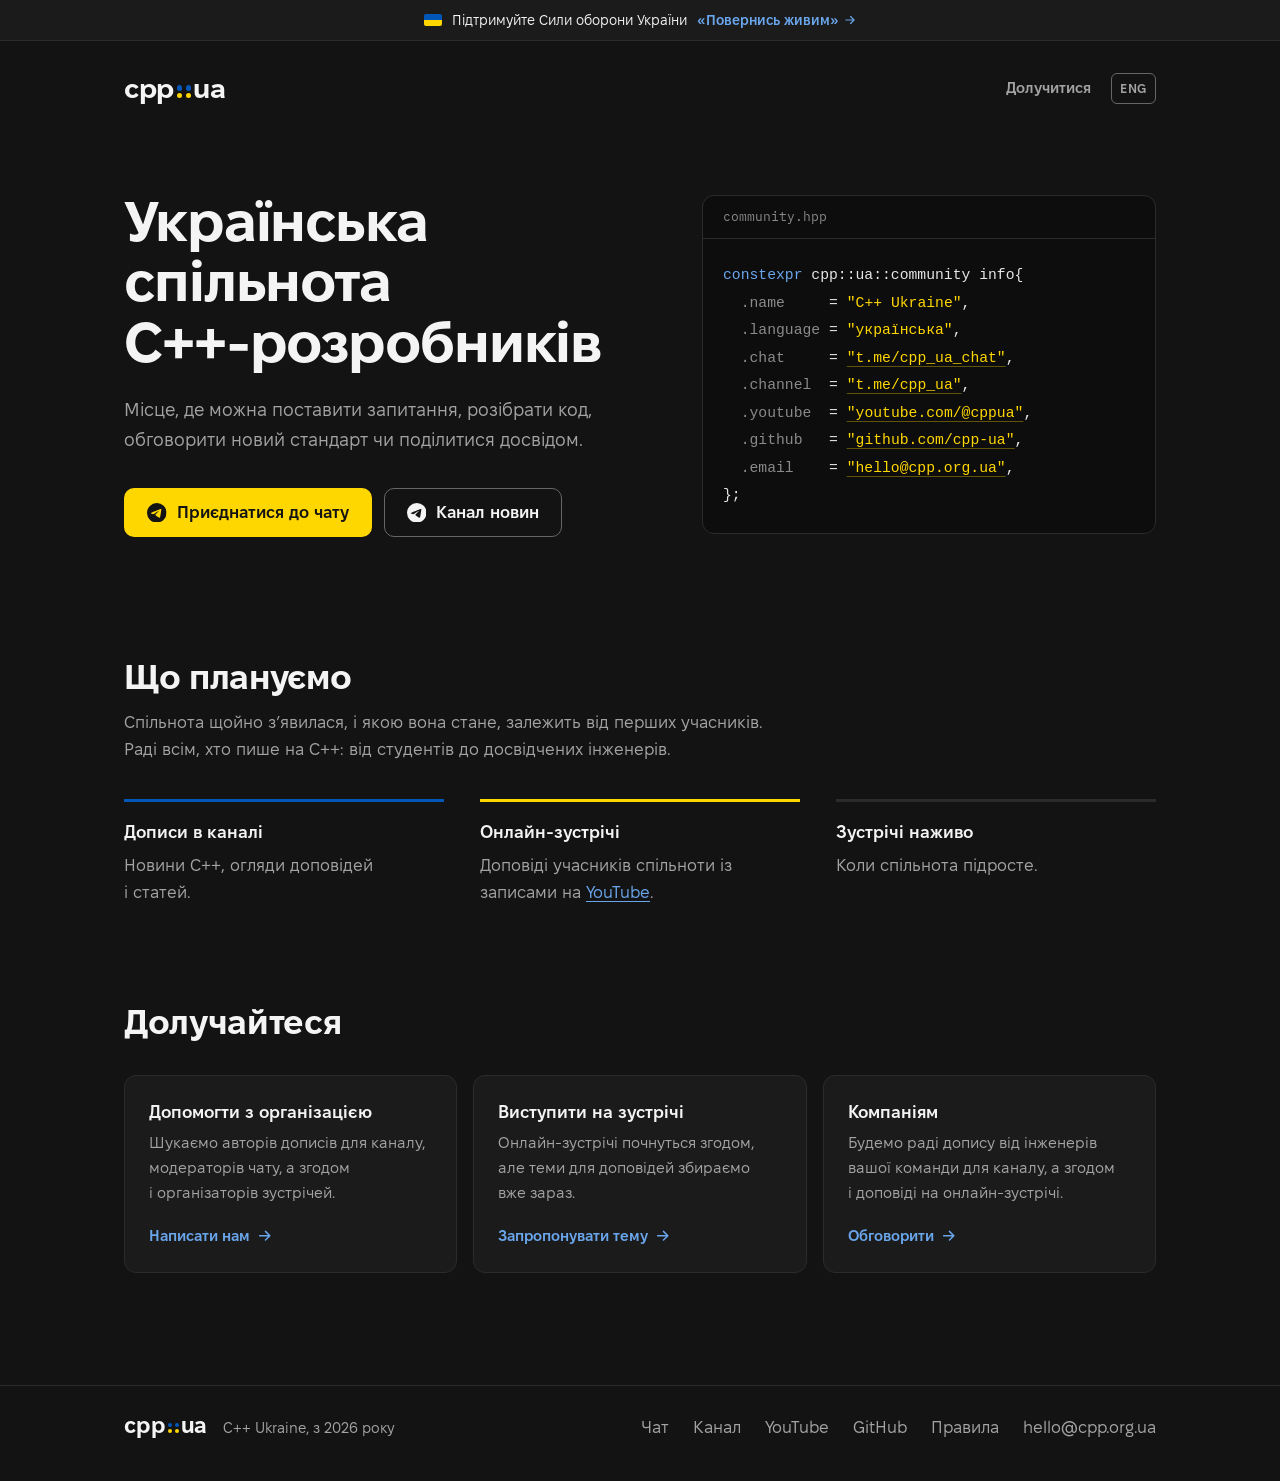
<file: index.html>
<!doctype html>
<html lang="uk">
<head>
  <meta charset="utf-8">
  <meta name="viewport" content="width=device-width, initial-scale=1">
  <title>C++ Ukraine — українська спільнота C++-розробників</title>
  <meta name="description" content="Спільнота для тих, хто пише на C++ і хоче говорити про це українською: чат, канал новин, зустрічі з доповідями.">
  <link rel="canonical" href="https://cpp.org.ua/">
  <link rel="alternate" hreflang="uk" href="https://cpp.org.ua/">
  <link rel="alternate" hreflang="en" href="https://cpp.org.ua/en/">
  <link rel="alternate" hreflang="x-default" href="https://cpp.org.ua/">
  <meta name="theme-color" content="#131313">

  <meta property="og:type" content="website">
  <meta property="og:locale" content="uk_UA">
  <meta property="og:locale:alternate" content="en_US">
  <meta property="og:site_name" content="C++ Ukraine">
  <meta property="og:title" content="C++ Ukraine — українська спільнота C++-розробників">
  <meta property="og:description" content="Для тих, хто пише на C++ і хоче говорити про це українською.">
  <meta property="og:url" content="https://cpp.org.ua/">
  <meta property="og:image" content="https://cpp.org.ua/og.png">
  <meta property="og:image:width" content="1200">
  <meta property="og:image:height" content="630">
  <meta property="og:image:alt" content="Логотип cpp::ua і напис «Українська спільнота C++-розробників»">
  <meta name="twitter:card" content="summary_large_image">

  <link rel="icon" href="favicon.svg" type="image/svg+xml">
  <link rel="icon" href="favicon-32.png" type="image/png" sizes="32x32">
  <link rel="apple-touch-icon" href="apple-touch-icon.png">

  <link rel="preload" href="fonts/FixelText-Regular.woff2" as="font" type="font/woff2" crossorigin>
  <link rel="preload" href="fonts/FixelDisplay-Bold.woff2" as="font" type="font/woff2" crossorigin>
  <link rel="stylesheet" href="styles.css">

  <script type="application/ld+json">
  {
    "@context": "https://schema.org",
    "@type": "Organization",
    "name": "C++ Ukraine",
    "alternateName": "cpp::ua",
    "url": "https://cpp.org.ua/",
    "logo": "https://cpp.org.ua/logo.png",
    "email": "hello@cpp.org.ua",
    "sameAs": [
      "https://t.me/cpp_ua",
      "https://t.me/cpp_ua_chat",
      "https://www.youtube.com/@cppua",
      "https://github.com/cpp-ua"
    ]
  }
  </script>
</head>
<body>
  <svg class="sprite" aria-hidden="true">
    <symbol id="i-telegram" viewBox="0 0 24 24"><path fill="currentColor" d="M11.944 0A12 12 0 0 0 0 12a12 12 0 0 0 12 12 12 12 0 0 0 12-12A12 12 0 0 0 12 0a12 12 0 0 0-.056 0zm4.962 7.224c.1-.002.321.023.465.14a.506.506 0 0 1 .171.325c.016.093.036.306.02.472-.18 1.898-.962 6.502-1.36 8.627-.168.9-.499 1.201-.82 1.23-.696.065-1.225-.46-1.9-.902-1.056-.693-1.653-1.124-2.678-1.8-1.185-.78-.417-1.21.258-1.91.177-.184 3.247-2.977 3.307-3.23.007-.032.014-.15-.056-.212s-.174-.041-.249-.024c-.106.024-1.793 1.14-5.061 3.345-.48.33-.913.49-1.302.48-.428-.008-1.252-.241-1.865-.44-.752-.245-1.349-.374-1.297-.789.027-.216.325-.437.893-.663 3.498-1.524 5.83-2.529 6.998-3.014 3.332-1.386 4.025-1.627 4.476-1.635z"/></symbol>
    <symbol id="i-arrow" viewBox="0 0 24 24"><path fill="none" stroke="currentColor" stroke-width="2" stroke-linecap="round" stroke-linejoin="round" d="M5 12h14m-6-6 6 6-6 6"/></symbol>
  </svg>

  <aside class="banner" aria-label="Підтримка Сил оборони України">
    <span class="banner-flag" aria-hidden="true"></span>
    <span>Підтримуйте Сили оборони України</span>
    <a href="https://savelife.in.ua/donate/">«Повернись живим»<svg class="icon" aria-hidden="true"><use href="#i-arrow"/></svg></a>
  </aside>

  <header class="container header">
    <a class="logo" href="./" aria-label="cpp::ua — на головну">cpp<span class="logo-sep" aria-hidden="true"><i></i><i></i><i></i><i></i></span>ua</a>
    <nav class="header-nav">
      <a class="header-link" href="#join">Долучитися</a>
      <a class="lang-switch" href="en/" hreflang="en" lang="en" aria-label="ENG — English version">ENG</a>
    </nav>
  </header>

  <main>
    <section class="container hero">
      <div class="hero-copy">
        <h1>Українська спільнота <span class="nowrap">C++-розробників</span></h1>
        <p class="lead">Місце, де можна поставити запитання, розібрати код, обговорити новий стандарт чи поділитися досвідом.</p>
        <div class="actions">
          <a class="btn btn-primary" href="https://t.me/cpp_ua_chat">
            <svg class="icon" aria-hidden="true"><use href="#i-telegram"/></svg>Приєднатися до чату
          </a>
          <a class="btn btn-secondary" href="https://t.me/cpp_ua">
            <svg class="icon" aria-hidden="true"><use href="#i-telegram"/></svg>Канал новин
          </a>
        </div>
      </div>

      <figure class="card-code">
        <figcaption>community.hpp</figcaption>
<pre><code><span class="kw">constexpr</span> cpp::ua::community info{
  <span class="fld">.name</span>     = <span class="str">"C++ Ukraine"</span>,
  <span class="fld">.language</span> = <span class="str">"українська"</span>,
  <span class="fld">.chat</span>     = <a class="str" href="https://t.me/cpp_ua_chat">"t.me/cpp_ua_chat"</a>,
  <span class="fld">.channel</span>  = <a class="str" href="https://t.me/cpp_ua">"t.me/cpp_ua"</a>,
  <span class="fld">.youtube</span>  = <a class="str" href="https://www.youtube.com/@cppua">"youtube.com/@cppua"</a>,
  <span class="fld">.github</span>   = <a class="str" href="https://github.com/cpp-ua">"github.com/cpp-ua"</a>,
  <span class="fld">.email</span>    = <a class="str" href="mailto:hello@cpp.org.ua">"hello@cpp.org.ua"</a>,
};</code></pre>
      </figure>
    </section>

    <section class="container block" aria-labelledby="plans-title">
      <h2 id="plans-title">Що плануємо</h2>
      <p class="block-lead">Спільнота щойно з’явилася, і&nbsp;якою вона стане, залежить від перших учасників.<br>Раді всім, хто пише на C++: від студентів до досвідчених інженерів.</p>
      <div class="columns">
        <div class="column">
          <h3>Дописи в&nbsp;каналі</h3>
          <p>Новини C++, огляди доповідей і&nbsp;статей.</p>
        </div>
        <div class="column">
          <h3>Онлайн-зустрічі</h3>
          <p>Доповіді учасників спільноти із записами на <a href="https://www.youtube.com/@cppua">YouTube</a>.</p>
        </div>
        <div class="column">
          <h3>Зустрічі наживо</h3>
          <p>Коли спільнота підросте.</p>
        </div>
      </div>
    </section>

    <section class="container block" id="join" aria-labelledby="join-title">
      <h2 id="join-title">Долучайтеся</h2>
      <div class="cards">
        <div class="card">
          <h3>Допомогти з&nbsp;організацією</h3>
          <p>Шукаємо авторів дописів для каналу, модераторів чату, а&nbsp;згодом і&nbsp;організаторів зустрічей.</p>
          <a class="card-link" href="mailto:hello@cpp.org.ua?subject=%D0%A5%D0%BE%D1%87%D1%83%20%D0%B4%D0%BE%D0%BF%D0%BE%D0%BC%D0%BE%D0%B3%D1%82%D0%B8">Написати нам<svg class="icon" aria-hidden="true"><use href="#i-arrow"/></svg></a>
        </div>
        <div class="card">
          <h3>Виступити на зустрічі</h3>
          <p>Онлайн-зустрічі почнуться згодом, але теми для доповідей збираємо вже зараз.</p>
          <a class="card-link" href="mailto:hello@cpp.org.ua?subject=%D0%94%D0%BE%D0%BF%D0%BE%D0%B2%D1%96%D0%B4%D1%8C">Запропонувати тему<svg class="icon" aria-hidden="true"><use href="#i-arrow"/></svg></a>
        </div>
        <div class="card">
          <h3>Компаніям</h3>
          <p>Будемо раді допису від інженерів вашої команди для каналу, а&nbsp;згодом і&nbsp;доповіді на&nbsp;онлайн-зустрічі.</p>
          <a class="card-link" href="mailto:hello@cpp.org.ua?subject=%D0%A1%D0%BF%D1%96%D0%B2%D0%BF%D1%80%D0%B0%D1%86%D1%8F">Обговорити<svg class="icon" aria-hidden="true"><use href="#i-arrow"/></svg></a>
        </div>
      </div>
    </section>
  </main>

  <footer class="footer">
    <div class="container footer-row">
      <div class="footer-brand">
        <a class="logo logo-small" href="./" aria-label="cpp::ua — на головну">cpp<span class="logo-sep" aria-hidden="true"><i></i><i></i><i></i><i></i></span>ua</a>
        <span>C++ Ukraine, з&nbsp;2026 року</span>
      </div>
      <ul class="footer-links">
        <li><a href="https://t.me/cpp_ua_chat">Чат</a></li>
        <li><a href="https://t.me/cpp_ua">Канал</a></li>
        <li><a href="https://www.youtube.com/@cppua">YouTube</a></li>
        <li><a href="https://github.com/cpp-ua">GitHub</a></li>
        <li><a href="rules/">Правила</a></li>
        <li><a href="mailto:hello@cpp.org.ua">hello@cpp.org.ua</a></li>
      </ul>
    </div>
  </footer>
</body>
</html>
</file>
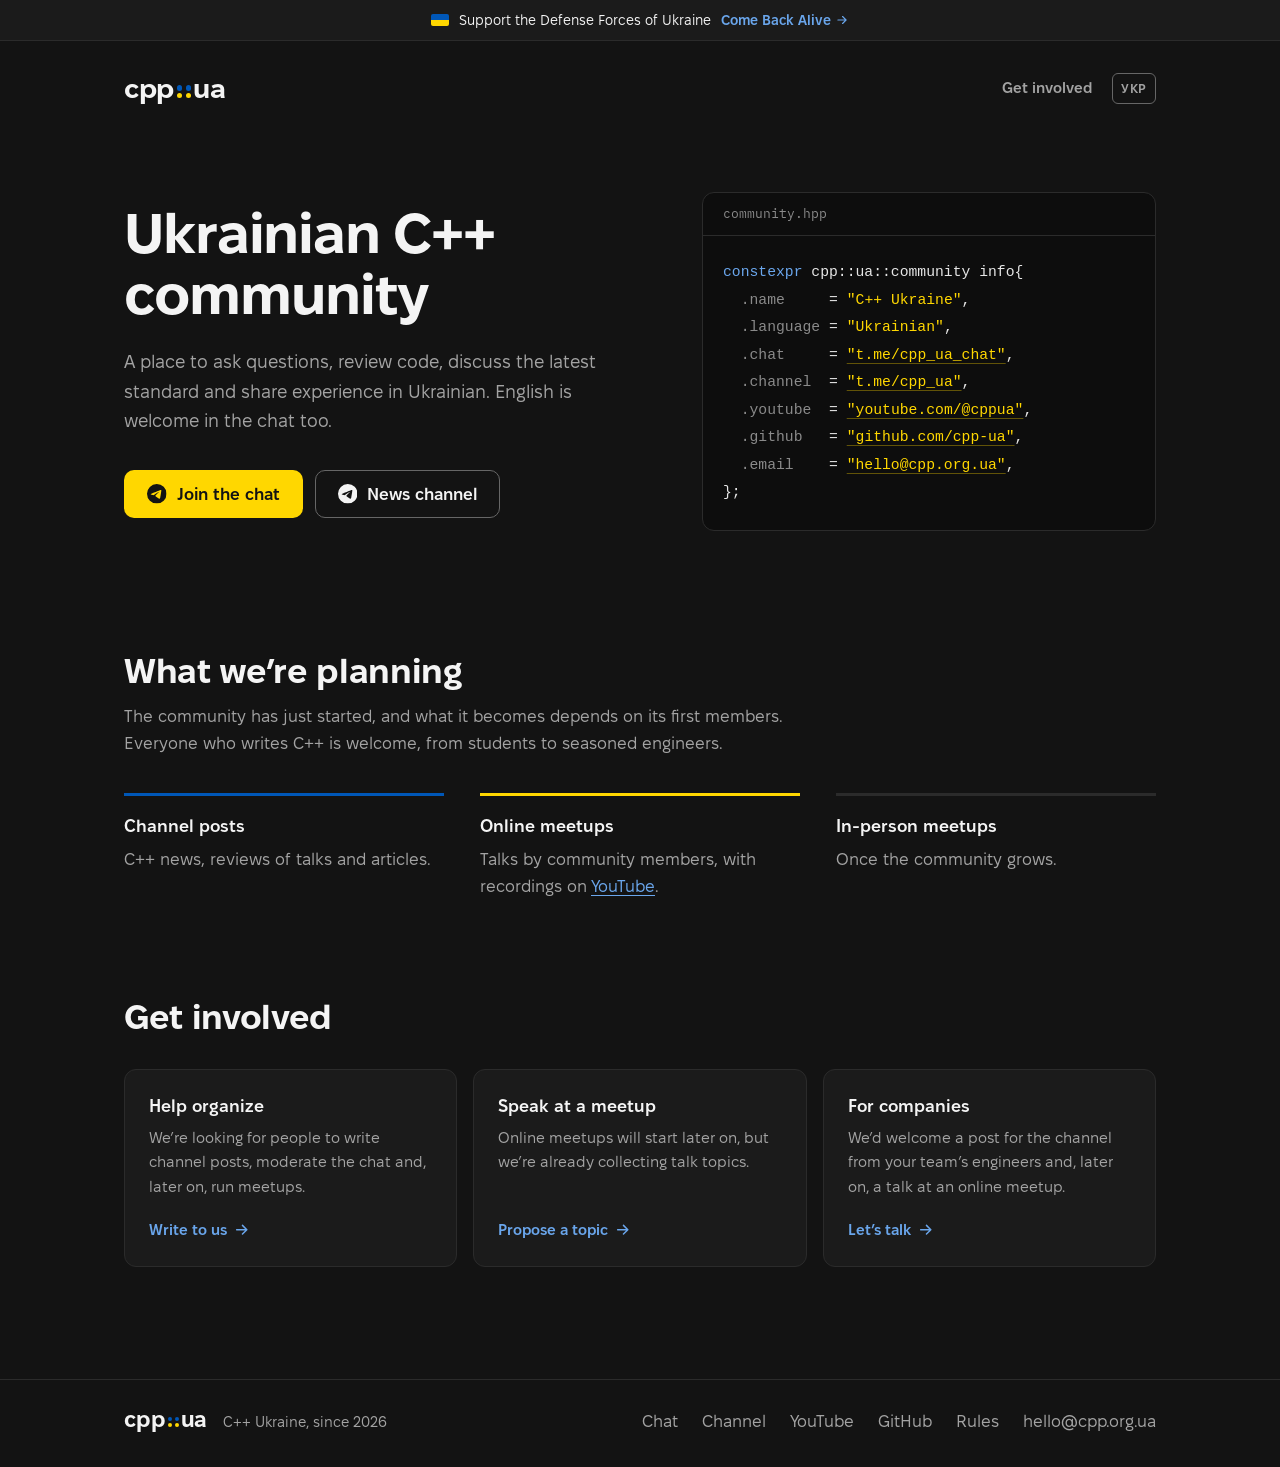
<file: en/index.html>
<!doctype html>
<html lang="en">
<head>
  <meta charset="utf-8">
  <meta name="viewport" content="width=device-width, initial-scale=1">
  <title>C++ Ukraine — the Ukrainian C++ community</title>
  <meta name="description" content="A community for people who write C++ and want to talk about it in Ukrainian: a chat, a news channel and meetups with talks.">
  <link rel="canonical" href="https://cpp.org.ua/en/">
  <link rel="alternate" hreflang="uk" href="https://cpp.org.ua/">
  <link rel="alternate" hreflang="en" href="https://cpp.org.ua/en/">
  <link rel="alternate" hreflang="x-default" href="https://cpp.org.ua/">
  <meta name="theme-color" content="#131313">

  <meta property="og:type" content="website">
  <meta property="og:locale" content="en_US">
  <meta property="og:locale:alternate" content="uk_UA">
  <meta property="og:site_name" content="C++ Ukraine">
  <meta property="og:title" content="C++ Ukraine — the Ukrainian C++ community">
  <meta property="og:description" content="For people who write C++ and want to talk about it in Ukrainian.">
  <meta property="og:url" content="https://cpp.org.ua/en/">
  <meta property="og:image" content="https://cpp.org.ua/og-en.png">
  <meta property="og:image:width" content="1200">
  <meta property="og:image:height" content="630">
  <meta property="og:image:alt" content="The cpp::ua logo and the words “Ukrainian C++ community”">
  <meta name="twitter:card" content="summary_large_image">

  <link rel="icon" href="../favicon.svg" type="image/svg+xml">
  <link rel="icon" href="../favicon-32.png" type="image/png" sizes="32x32">
  <link rel="apple-touch-icon" href="../apple-touch-icon.png">

  <link rel="preload" href="../fonts/FixelText-Regular.woff2" as="font" type="font/woff2" crossorigin>
  <link rel="preload" href="../fonts/FixelDisplay-Bold.woff2" as="font" type="font/woff2" crossorigin>
  <link rel="stylesheet" href="../styles.css">
</head>
<body>
  <svg class="sprite" aria-hidden="true">
    <symbol id="i-telegram" viewBox="0 0 24 24"><path fill="currentColor" d="M11.944 0A12 12 0 0 0 0 12a12 12 0 0 0 12 12 12 12 0 0 0 12-12A12 12 0 0 0 12 0a12 12 0 0 0-.056 0zm4.962 7.224c.1-.002.321.023.465.14a.506.506 0 0 1 .171.325c.016.093.036.306.02.472-.18 1.898-.962 6.502-1.36 8.627-.168.9-.499 1.201-.82 1.23-.696.065-1.225-.46-1.9-.902-1.056-.693-1.653-1.124-2.678-1.8-1.185-.78-.417-1.21.258-1.91.177-.184 3.247-2.977 3.307-3.23.007-.032.014-.15-.056-.212s-.174-.041-.249-.024c-.106.024-1.793 1.14-5.061 3.345-.48.33-.913.49-1.302.48-.428-.008-1.252-.241-1.865-.44-.752-.245-1.349-.374-1.297-.789.027-.216.325-.437.893-.663 3.498-1.524 5.83-2.529 6.998-3.014 3.332-1.386 4.025-1.627 4.476-1.635z"/></symbol>
    <symbol id="i-arrow" viewBox="0 0 24 24"><path fill="none" stroke="currentColor" stroke-width="2" stroke-linecap="round" stroke-linejoin="round" d="M5 12h14m-6-6 6 6-6 6"/></symbol>
  </svg>

  <aside class="banner" aria-label="Support for the Defense Forces of Ukraine">
    <span class="banner-flag" aria-hidden="true"></span>
    <span>Support the Defense Forces of Ukraine</span>
    <a href="https://savelife.in.ua/en/donate-en/">Come Back Alive<svg class="icon" aria-hidden="true"><use href="#i-arrow"/></svg></a>
  </aside>

  <header class="container header">
    <a class="logo" href="./" aria-label="cpp::ua — home">cpp<span class="logo-sep" aria-hidden="true"><i></i><i></i><i></i><i></i></span>ua</a>
    <nav class="header-nav">
      <a class="header-link" href="#join">Get involved</a>
      <a class="lang-switch" href="../" hreflang="uk" lang="uk" aria-label="УКР — українська версія">УКР</a>
    </nav>
  </header>

  <main>
    <section class="container hero">
      <div class="hero-copy">
        <h1>Ukrainian C++ community</h1>
        <p class="lead">A place to ask questions, review code, discuss the latest standard and share experience in Ukrainian. English is welcome in the chat too.</p>
        <div class="actions">
          <a class="btn btn-primary" href="https://t.me/cpp_ua_chat">
            <svg class="icon" aria-hidden="true"><use href="#i-telegram"/></svg>Join the chat
          </a>
          <a class="btn btn-secondary" href="https://t.me/cpp_ua">
            <svg class="icon" aria-hidden="true"><use href="#i-telegram"/></svg>News channel
          </a>
        </div>
      </div>

      <figure class="card-code">
        <figcaption>community.hpp</figcaption>
<pre><code><span class="kw">constexpr</span> cpp::ua::community info{
  <span class="fld">.name</span>     = <span class="str">"C++ Ukraine"</span>,
  <span class="fld">.language</span> = <span class="str">"Ukrainian"</span>,
  <span class="fld">.chat</span>     = <a class="str" href="https://t.me/cpp_ua_chat">"t.me/cpp_ua_chat"</a>,
  <span class="fld">.channel</span>  = <a class="str" href="https://t.me/cpp_ua">"t.me/cpp_ua"</a>,
  <span class="fld">.youtube</span>  = <a class="str" href="https://www.youtube.com/@cppua">"youtube.com/@cppua"</a>,
  <span class="fld">.github</span>   = <a class="str" href="https://github.com/cpp-ua">"github.com/cpp-ua"</a>,
  <span class="fld">.email</span>    = <a class="str" href="mailto:hello@cpp.org.ua">"hello@cpp.org.ua"</a>,
};</code></pre>
      </figure>
    </section>

    <section class="container block" aria-labelledby="plans-title">
      <h2 id="plans-title">What we’re planning</h2>
      <p class="block-lead">The community has just started, and what it becomes depends on its first members.<br>Everyone who writes C++ is welcome, from students to seasoned engineers.</p>
      <div class="columns">
        <div class="column">
          <h3>Channel posts</h3>
          <p>C++ news, reviews of talks and articles.</p>
        </div>
        <div class="column">
          <h3>Online meetups</h3>
          <p>Talks by community members, with recordings on <a href="https://www.youtube.com/@cppua">YouTube</a>.</p>
        </div>
        <div class="column">
          <h3>In-person meetups</h3>
          <p>Once the community grows.</p>
        </div>
      </div>
    </section>

    <section class="container block" id="join" aria-labelledby="join-title">
      <h2 id="join-title">Get involved</h2>
      <div class="cards">
        <div class="card">
          <h3>Help organize</h3>
          <p>We’re looking for people to write channel posts, moderate the chat and, later on, run meetups.</p>
          <a class="card-link" href="mailto:hello@cpp.org.ua?subject=I%20want%20to%20help">Write to us<svg class="icon" aria-hidden="true"><use href="#i-arrow"/></svg></a>
        </div>
        <div class="card">
          <h3>Speak at a meetup</h3>
          <p>Online meetups will start later on, but we’re already collecting talk topics.</p>
          <a class="card-link" href="mailto:hello@cpp.org.ua?subject=Talk">Propose a topic<svg class="icon" aria-hidden="true"><use href="#i-arrow"/></svg></a>
        </div>
        <div class="card">
          <h3>For companies</h3>
          <p>We’d welcome a post for the channel from your team’s engineers and, later on, a talk at an online meetup.</p>
          <a class="card-link" href="mailto:hello@cpp.org.ua?subject=Partnership">Let’s talk<svg class="icon" aria-hidden="true"><use href="#i-arrow"/></svg></a>
        </div>
      </div>
    </section>
  </main>

  <footer class="footer">
    <div class="container footer-row">
      <div class="footer-brand">
        <a class="logo logo-small" href="./" aria-label="cpp::ua — home">cpp<span class="logo-sep" aria-hidden="true"><i></i><i></i><i></i><i></i></span>ua</a>
        <span>C++ Ukraine, since 2026</span>
      </div>
      <ul class="footer-links">
        <li><a href="https://t.me/cpp_ua_chat">Chat</a></li>
        <li><a href="https://t.me/cpp_ua">Channel</a></li>
        <li><a href="https://www.youtube.com/@cppua">YouTube</a></li>
        <li><a href="https://github.com/cpp-ua">GitHub</a></li>
        <li><a href="rules/">Rules</a></li>
        <li><a href="mailto:hello@cpp.org.ua">hello@cpp.org.ua</a></li>
      </ul>
    </div>
  </footer>
</body>
</html>
</file>
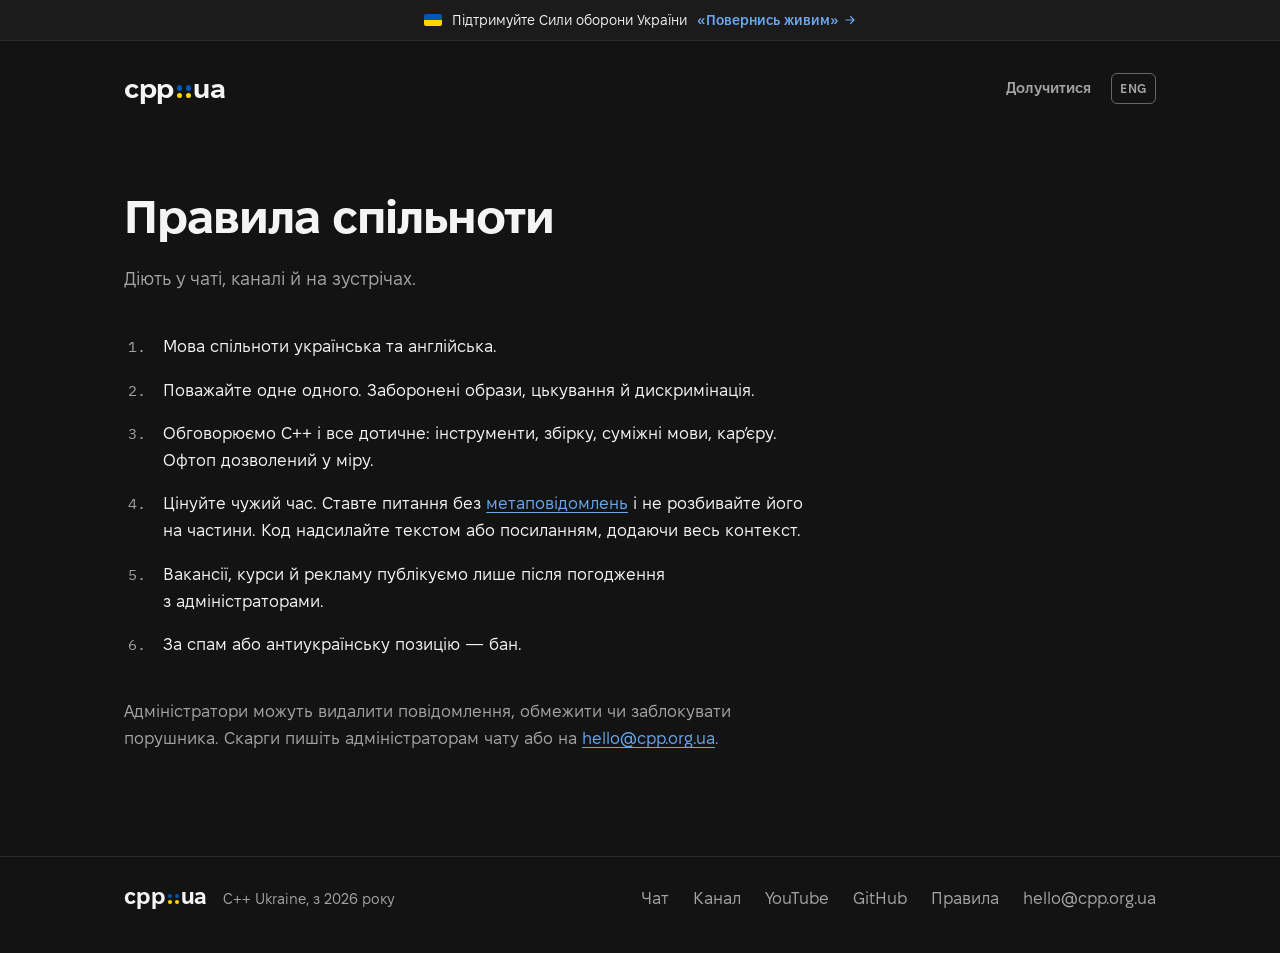
<file: rules/index.html>
<!doctype html>
<html lang="uk">
<head>
  <meta charset="utf-8">
  <meta name="viewport" content="width=device-width, initial-scale=1">
  <title>Правила спільноти — C++ Ukraine</title>
  <meta name="description" content="Правила чату, каналу й зустрічей C++ Ukraine: українська й англійська, повага до інших, без спаму.">
  <link rel="canonical" href="https://cpp.org.ua/rules/">
  <link rel="alternate" hreflang="uk" href="https://cpp.org.ua/rules/">
  <link rel="alternate" hreflang="en" href="https://cpp.org.ua/en/rules/">
  <link rel="alternate" hreflang="x-default" href="https://cpp.org.ua/rules/">
  <meta name="theme-color" content="#131313">

  <meta property="og:type" content="website">
  <meta property="og:locale" content="uk_UA">
  <meta property="og:locale:alternate" content="en_US">
  <meta property="og:site_name" content="C++ Ukraine">
  <meta property="og:title" content="Правила спільноти C++ Ukraine">
  <meta property="og:description" content="Українська й англійська, повага до інших, без спаму.">
  <meta property="og:url" content="https://cpp.org.ua/rules/">
  <meta property="og:image" content="https://cpp.org.ua/og.png">
  <meta property="og:image:width" content="1200">
  <meta property="og:image:height" content="630">
  <meta property="og:image:alt" content="Логотип cpp::ua і напис «Українська спільнота C++-розробників»">
  <meta name="twitter:card" content="summary_large_image">

  <link rel="icon" href="../favicon.svg" type="image/svg+xml">
  <link rel="icon" href="../favicon-32.png" type="image/png" sizes="32x32">
  <link rel="apple-touch-icon" href="../apple-touch-icon.png">

  <link rel="preload" href="../fonts/FixelText-Regular.woff2" as="font" type="font/woff2" crossorigin>
  <link rel="preload" href="../fonts/FixelDisplay-Bold.woff2" as="font" type="font/woff2" crossorigin>
  <link rel="stylesheet" href="../styles.css">
</head>
<body>
  <svg class="sprite" aria-hidden="true">
    <symbol id="i-arrow" viewBox="0 0 24 24"><path fill="none" stroke="currentColor" stroke-width="2" stroke-linecap="round" stroke-linejoin="round" d="M5 12h14m-6-6 6 6-6 6"/></symbol>
  </svg>

  <aside class="banner" aria-label="Підтримка Сил оборони України">
    <span class="banner-flag" aria-hidden="true"></span>
    <span>Підтримуйте Сили оборони України</span>
    <a href="https://savelife.in.ua/donate/">«Повернись живим»<svg class="icon" aria-hidden="true"><use href="#i-arrow"/></svg></a>
  </aside>

  <header class="container header">
    <a class="logo" href="../" aria-label="cpp::ua — на головну">cpp<span class="logo-sep" aria-hidden="true"><i></i><i></i><i></i><i></i></span>ua</a>
    <nav class="header-nav">
      <a class="header-link" href="../#join">Долучитися</a>
      <a class="lang-switch" href="../en/rules/" hreflang="en" lang="en" aria-label="ENG — English version">ENG</a>
    </nav>
  </header>

  <main class="container page">
    <h1>Правила спільноти</h1>
    <p class="lead">Діють у&nbsp;чаті, каналі й&nbsp;на&nbsp;зустрічах.</p>

    <ol class="rules">
      <li>Мова спільноти українська та англійська.</li>
      <li>Поважайте одне одного. Заборонені образи, цькування й&nbsp;дискримінація.</li>
      <li>Обговорюємо C++ і&nbsp;все дотичне: інструменти, збірку, суміжні мови, кар’єру. Офтоп дозволений у&nbsp;міру.</li>
      <li>Цінуйте чужий час. Ставте питання без <a href="https://nometa.xyz/uk.html">метаповідомлень</a> і&nbsp;не&nbsp;розбивайте його на&nbsp;частини. Код надсилайте текстом або посиланням, додаючи весь контекст.</li>
      <li>Вакансії, курси й&nbsp;рекламу публікуємо лише після погодження з&nbsp;адміністраторами.</li>
      <li>За&nbsp;спам або антиукраїнську позицію&nbsp;— бан.</li>
    </ol>

    <p class="page-note">Адміністратори можуть видалити повідомлення, обмежити чи&nbsp;заблокувати порушника. Скарги пишіть адміністраторам чату або на&nbsp;<a href="mailto:hello@cpp.org.ua">hello@cpp.org.ua</a>.</p>
  </main>

  <footer class="footer">
    <div class="container footer-row">
      <div class="footer-brand">
        <a class="logo logo-small" href="../" aria-label="cpp::ua — на головну">cpp<span class="logo-sep" aria-hidden="true"><i></i><i></i><i></i><i></i></span>ua</a>
        <span>C++ Ukraine, з&nbsp;2026 року</span>
      </div>
      <ul class="footer-links">
        <li><a href="https://t.me/cpp_ua_chat">Чат</a></li>
        <li><a href="https://t.me/cpp_ua">Канал</a></li>
        <li><a href="https://www.youtube.com/@cppua">YouTube</a></li>
        <li><a href="https://github.com/cpp-ua">GitHub</a></li>
        <li><a href="./" aria-current="page">Правила</a></li>
        <li><a href="mailto:hello@cpp.org.ua">hello@cpp.org.ua</a></li>
      </ul>
    </div>
  </footer>
</body>
</html>
</file>
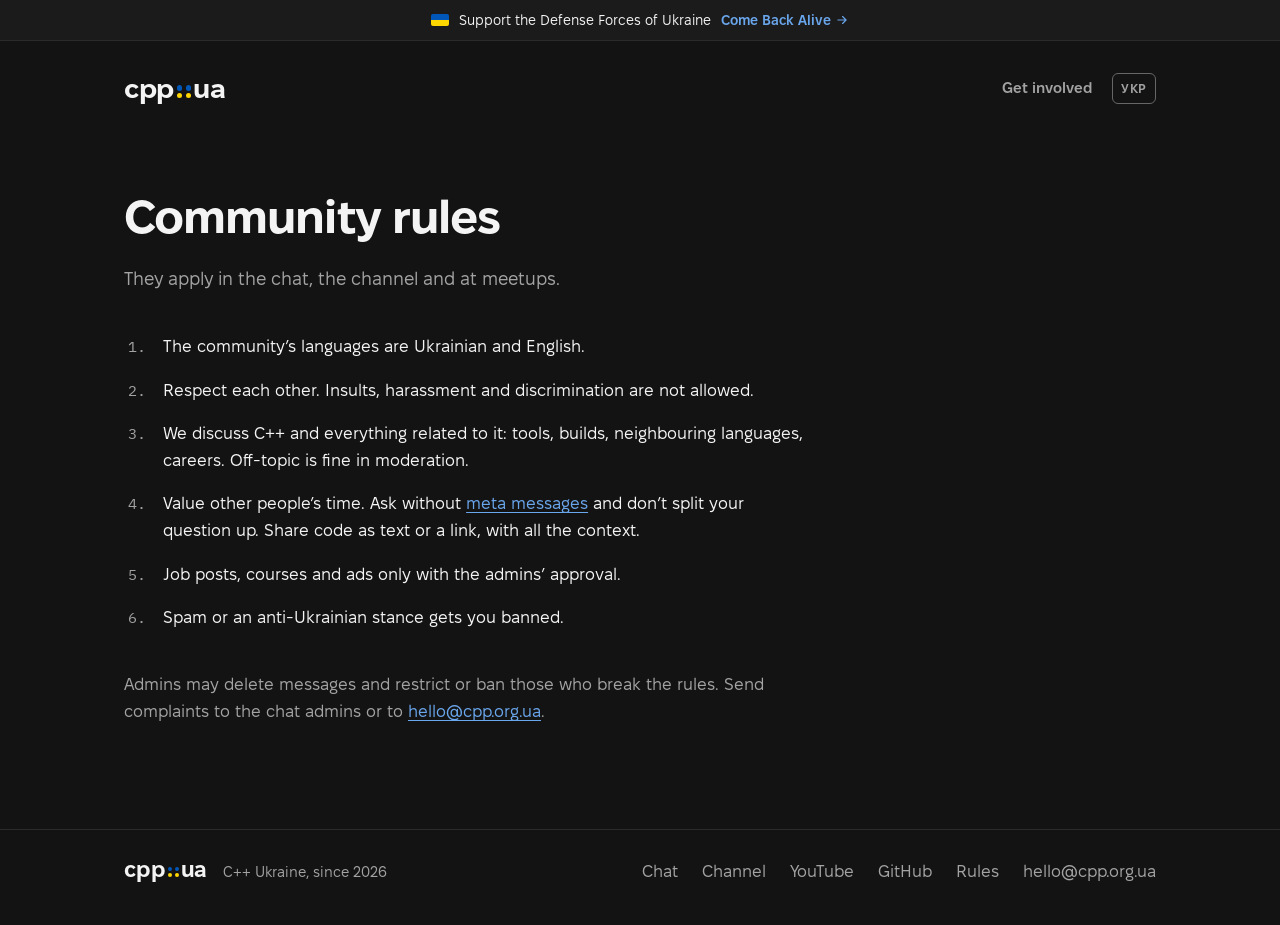
<file: en/rules/index.html>
<!doctype html>
<html lang="en">
<head>
  <meta charset="utf-8">
  <meta name="viewport" content="width=device-width, initial-scale=1">
  <title>Community rules — C++ Ukraine</title>
  <meta name="description" content="Rules for the C++ Ukraine chat, channel and meetups: Ukrainian and English, respect for others, no spam.">
  <link rel="canonical" href="https://cpp.org.ua/en/rules/">
  <link rel="alternate" hreflang="uk" href="https://cpp.org.ua/rules/">
  <link rel="alternate" hreflang="en" href="https://cpp.org.ua/en/rules/">
  <link rel="alternate" hreflang="x-default" href="https://cpp.org.ua/rules/">
  <meta name="theme-color" content="#131313">

  <meta property="og:type" content="website">
  <meta property="og:locale" content="en_US">
  <meta property="og:locale:alternate" content="uk_UA">
  <meta property="og:site_name" content="C++ Ukraine">
  <meta property="og:title" content="C++ Ukraine community rules">
  <meta property="og:description" content="Ukrainian and English, respect for others, no spam.">
  <meta property="og:url" content="https://cpp.org.ua/en/rules/">
  <meta property="og:image" content="https://cpp.org.ua/og-en.png">
  <meta property="og:image:width" content="1200">
  <meta property="og:image:height" content="630">
  <meta property="og:image:alt" content="The cpp::ua logo and the words “Ukrainian C++ community”">
  <meta name="twitter:card" content="summary_large_image">

  <link rel="icon" href="../../favicon.svg" type="image/svg+xml">
  <link rel="icon" href="../../favicon-32.png" type="image/png" sizes="32x32">
  <link rel="apple-touch-icon" href="../../apple-touch-icon.png">

  <link rel="preload" href="../../fonts/FixelText-Regular.woff2" as="font" type="font/woff2" crossorigin>
  <link rel="preload" href="../../fonts/FixelDisplay-Bold.woff2" as="font" type="font/woff2" crossorigin>
  <link rel="stylesheet" href="../../styles.css">
</head>
<body>
  <svg class="sprite" aria-hidden="true">
    <symbol id="i-arrow" viewBox="0 0 24 24"><path fill="none" stroke="currentColor" stroke-width="2" stroke-linecap="round" stroke-linejoin="round" d="M5 12h14m-6-6 6 6-6 6"/></symbol>
  </svg>

  <aside class="banner" aria-label="Support for the Defense Forces of Ukraine">
    <span class="banner-flag" aria-hidden="true"></span>
    <span>Support the Defense Forces of Ukraine</span>
    <a href="https://savelife.in.ua/en/donate-en/">Come Back Alive<svg class="icon" aria-hidden="true"><use href="#i-arrow"/></svg></a>
  </aside>

  <header class="container header">
    <a class="logo" href="../" aria-label="cpp::ua — home">cpp<span class="logo-sep" aria-hidden="true"><i></i><i></i><i></i><i></i></span>ua</a>
    <nav class="header-nav">
      <a class="header-link" href="../#join">Get involved</a>
      <a class="lang-switch" href="../../rules/" hreflang="uk" lang="uk" aria-label="УКР — українська версія">УКР</a>
    </nav>
  </header>

  <main class="container page">
    <h1>Community rules</h1>
    <p class="lead">They apply in the chat, the channel and at meetups.</p>

    <ol class="rules">
      <li>The community’s languages are Ukrainian and English.</li>
      <li>Respect each other. Insults, harassment and discrimination are not allowed.</li>
      <li>We discuss C++ and everything related to it: tools, builds, neighbouring languages, careers. Off-topic is fine in moderation.</li>
      <li>Value other people’s time. Ask without <a href="https://nometa.xyz/">meta messages</a> and don’t split your question up. Share code as text or a link, with all the context.</li>
      <li>Job posts, courses and ads only with the admins’ approval.</li>
      <li>Spam or an anti-Ukrainian stance gets you banned.</li>
    </ol>

    <p class="page-note">Admins may delete messages and restrict or ban those who break the rules. Send complaints to the chat admins or to <a href="mailto:hello@cpp.org.ua">hello@cpp.org.ua</a>.</p>
  </main>

  <footer class="footer">
    <div class="container footer-row">
      <div class="footer-brand">
        <a class="logo logo-small" href="../" aria-label="cpp::ua — home">cpp<span class="logo-sep" aria-hidden="true"><i></i><i></i><i></i><i></i></span>ua</a>
        <span>C++ Ukraine, since 2026</span>
      </div>
      <ul class="footer-links">
        <li><a href="https://t.me/cpp_ua_chat">Chat</a></li>
        <li><a href="https://t.me/cpp_ua">Channel</a></li>
        <li><a href="https://www.youtube.com/@cppua">YouTube</a></li>
        <li><a href="https://github.com/cpp-ua">GitHub</a></li>
        <li><a href="./" aria-current="page">Rules</a></li>
        <li><a href="mailto:hello@cpp.org.ua">hello@cpp.org.ua</a></li>
      </ul>
    </div>
  </footer>
</body>
</html>
</file>
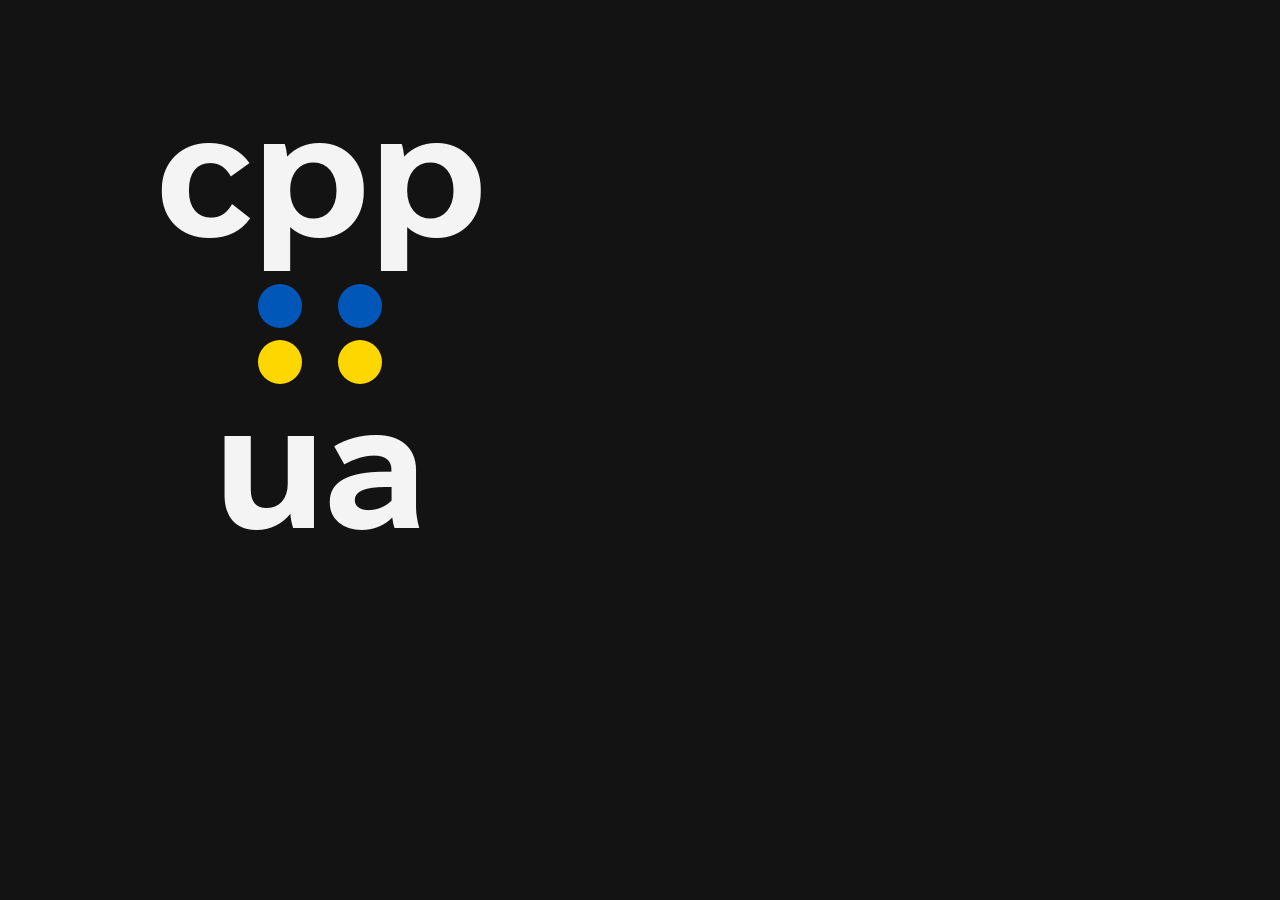
<file: brand/avatar.html>
<!doctype html>
<!--
  Telegram avatar template, 640x640. Pick the variant with the URL hash:
  #channel (stacked cpp :: ua) or #chat ([[ua]]).
  Regenerate from the repository root:
    google-chrome --headless=new --hide-scrollbars --virtual-time-budget=5000 --window-size=640,640 \
      --screenshot=brand/avatar_channel.png "file://$PWD/brand/avatar.html#channel"
    google-chrome --headless=new --hide-scrollbars --virtual-time-budget=5000 --window-size=640,640 \
      --screenshot=brand/avatar_chat.png "file://$PWD/brand/avatar.html#chat"
-->
<html lang="uk">
<head>
<meta charset="utf-8">
<meta name="robots" content="noindex">
<title>Avatar template</title>
<style>
  @font-face { font-family: "Fixel Display"; src: url("../fonts/FixelDisplay-Bold.woff2") format("woff2"); font-weight: 700; }
  @font-face { font-family: "Fixel Text"; src: url("../fonts/FixelText-Regular.woff2") format("woff2"); font-weight: 400; }

  html, body { margin: 0; width: 640px; height: 640px; overflow: hidden; }
  body {
    display: grid;
    place-items: center;
    background: #131313;
    color: #f4f4f4;
    font-family: "Fixel Display", sans-serif;
    font-weight: 700;
  }
  .variant { display: none; }
  body[data-variant="channel"] .channel,
  body[data-variant="chat"] .chat { display: flex; }

  /* Channel: cpp, the :: dots, ua, stacked (the dots sit where a colon would) */
  .channel { flex-direction: column; align-items: center; font-size: 176px; line-height: 1; letter-spacing: -0.01em; }
  .channel .word { display: block; }
  .dots { display: grid; grid-template-columns: repeat(2, 44px); gap: 12px 36px; margin: 22px 0 18px; }
  .dots i { width: 44px; height: 44px; border-radius: 50%; background: #0057b7; }
  .dots i:nth-child(n + 3) { background: #ffd700; }
  .channel .ua { margin-top: -24px; }

  /* Chat: [[ua]], blue opening and yellow closing brackets */
  .chat { align-items: baseline; font-size: 150px; line-height: 1; }
  .chat .open { color: #0057b7; }
  .chat .close { color: #ffd700; }
  .chat .open, .chat .close { font-family: "Fixel Text", sans-serif; font-weight: 400; letter-spacing: 0.02em; }
  .chat .text { margin: 0 0.06em; }
</style>
</head>
<body>
  <div class="variant channel">
    <span class="word">cpp</span>
    <span class="dots"><i></i><i></i><i></i><i></i></span>
    <span class="word ua">ua</span>
  </div>
  <div class="variant chat">
    <span class="open">[[</span><span class="text">ua</span><span class="close">]]</span>
  </div>
  <script>
    document.body.dataset.variant = location.hash.slice(1) || "channel";
  </script>
</body>
</html>
</file>
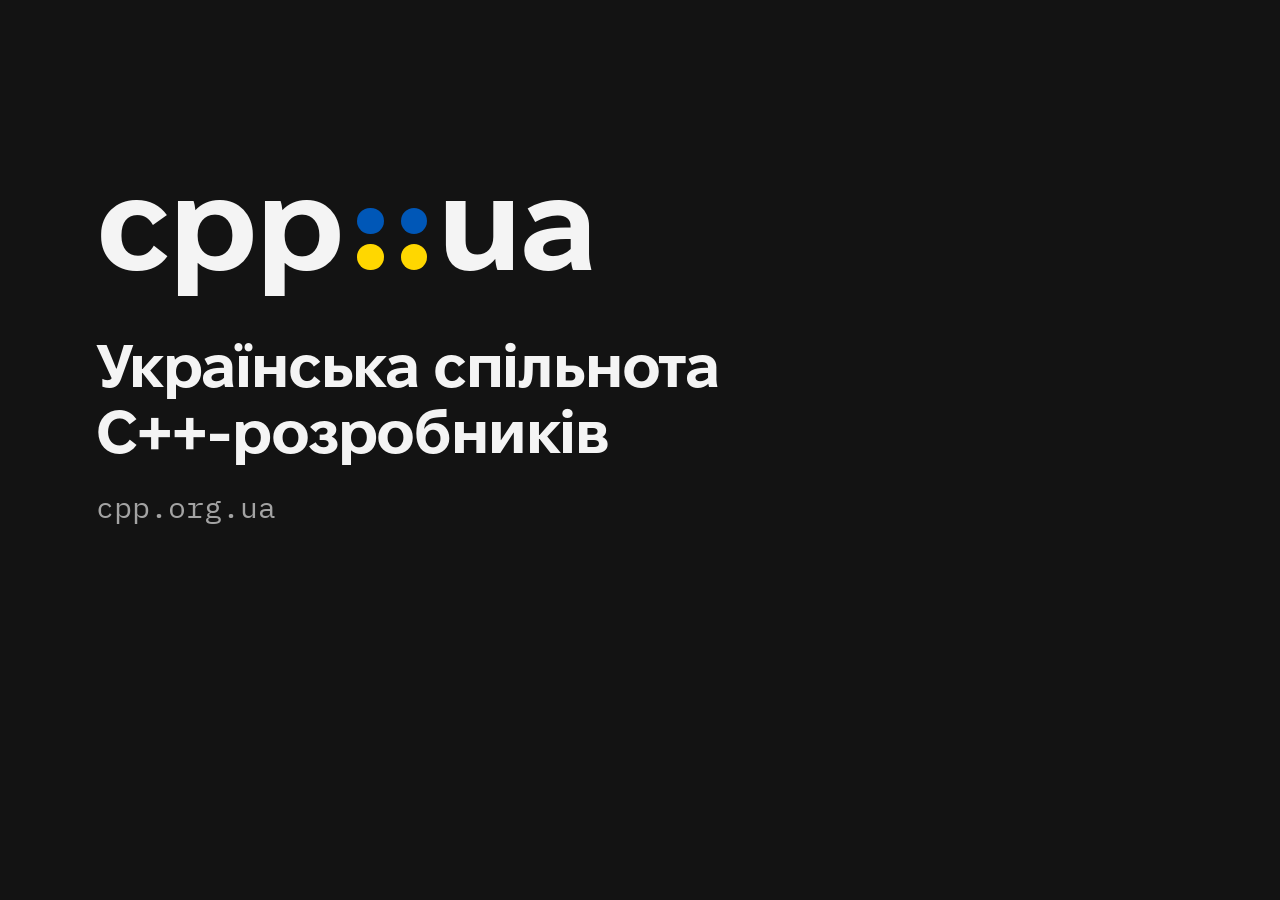
<file: brand/og.html>
<!doctype html>
<!--
  Link preview image template, 1200x630. Pick the language with the URL hash:
  #uk (default) or #en. Regenerate from the repository root:
    google-chrome --headless=new --hide-scrollbars --virtual-time-budget=5000 --window-size=1200,630 \
      --screenshot=og.png "file://$PWD/brand/og.html#uk"
    google-chrome --headless=new --hide-scrollbars --virtual-time-budget=5000 --window-size=1200,630 \
      --screenshot=og-en.png "file://$PWD/brand/og.html#en"
-->
<html lang="uk">
<head>
<meta charset="utf-8">
<meta name="robots" content="noindex">
<title>Link preview template</title>
<style>
  @font-face { font-family: "Fixel Display"; src: url("../fonts/FixelDisplay-Bold.woff2") format("woff2"); font-weight: 700; }
  @font-face { font-family: "IBM Plex Mono"; src: url("../fonts/IBMPlexMono-400-latin.woff2") format("woff2"); font-weight: 400; }

  html, body { margin: 0; width: 1200px; height: 630px; overflow: hidden; }
  body { position: relative; background: #131313; color: #f4f4f4; font-family: "Fixel Display", sans-serif; }

  .wrap { position: absolute; left: 96px; right: 96px; bottom: 104px; }

  .logo { display: inline-flex; align-items: baseline; font-weight: 700; font-size: 132px; line-height: 1; letter-spacing: -0.01em; }
  .sep { position: relative; display: inline-block; width: .53em; height: .47em; margin: 0 .08em 0 .1em; }
  .sep i { position: absolute; width: .2em; height: .2em; border-radius: 50%; background: #0057b7; }
  .sep i:nth-child(1) { left: 0; top: 0; }
  .sep i:nth-child(2) { right: 0; top: 0; }
  .sep i:nth-child(3) { left: 0; bottom: 0; background: #ffd700; }
  .sep i:nth-child(4) { right: 0; bottom: 0; background: #ffd700; }

  .title { margin-top: 44px; font-size: 60px; line-height: 1.1; letter-spacing: -0.02em; }
  .nowrap { white-space: nowrap; }
  .url { margin-top: 22px; font: 400 30px "IBM Plex Mono", monospace; color: #a3a3a3; }
  [lang="en"] { display: none; }
  body[data-lang="en"] [lang="uk"] { display: none; }
  body[data-lang="en"] [lang="en"] { display: block; }
</style>
</head>
<body>
  <div class="wrap">
    <div class="logo">cpp<span class="sep"><i></i><i></i><i></i><i></i></span>ua</div>
    <div class="title" lang="uk">Українська спільнота <span class="nowrap">C++-розробників</span></div>
    <div class="title" lang="en">Ukrainian C++ community</div>
    <div class="url">cpp.org.ua</div>
  </div>
  <script>
    document.body.dataset.lang = location.hash.slice(1) || "uk";
  </script>
</body>
</html>
</file>
<file: styles.css>
@font-face {
  font-family: "Fixel Text";
  src: url("fonts/FixelText-Regular.woff2") format("woff2");
  font-weight: 400;
  font-display: swap;
}

@font-face {
  font-family: "Fixel Text";
  src: url("fonts/FixelText-SemiBold.woff2") format("woff2");
  font-weight: 600;
  font-display: swap;
}

@font-face {
  font-family: "Fixel Display";
  src: url("fonts/FixelDisplay-Bold.woff2") format("woff2");
  font-weight: 700;
  font-display: swap;
}

@font-face {
  font-family: "IBM Plex Mono";
  src: url("fonts/IBMPlexMono-400-latin.woff2") format("woff2");
  font-weight: 400;
  font-display: swap;
  unicode-range: U+0000-00FF, U+0131, U+0152-0153, U+02BB-02BC, U+02C6, U+02DA, U+02DC, U+0304, U+0308, U+0329, U+2000-206F, U+20AC, U+2122, U+2191, U+2193, U+2212, U+2215, U+FEFF, U+FFFD;
}

@font-face {
  font-family: "IBM Plex Mono";
  src: url("fonts/IBMPlexMono-400-cyrillic.woff2") format("woff2");
  font-weight: 400;
  font-display: swap;
  unicode-range: U+0301, U+0400-045F, U+0490-0491, U+04B0-04B1, U+2116;
}

/*
  Palette. Colour comes only from the two brand sources: the Ukrainian flag
  (#0057b7, #ffd700) and the C++ logo, whose blue has the same hue (~210deg).
  Everything else is neutral grey, so there is no tinted "default" dark theme.
  Flag blue is too dark for text on a dark background (~2.7:1), so it is used
  for fills only; links use a lighter tint of the same hue.
*/
:root {
  --bg: #131313;
  --surface: #1b1b1b;
  --border: #2b2b2b;
  --border-strong: #666666;
  --text: #f4f4f4;
  --muted: #a3a3a3;
  --link: #6aa6ec;
  --blue: #0057b7;
  --yellow: #ffd700;
  --cta-bg: var(--yellow);
  --cta-fg: #131313;
  --cta-hover: #ffe24d;
  --code-bg: #0d0d0d;
  --code-border: var(--border);
  --code-text: #e6e6e6;
  --code-muted: #8a8a8a;
  --code-kw: #6aa6ec;
  --code-str: var(--yellow);

  --sans: "Fixel Text", system-ui, -apple-system, "Segoe UI", Roboto, sans-serif;
  --display: "Fixel Display", "Fixel Text", system-ui, sans-serif;
  --mono: "IBM Plex Mono", ui-monospace, "SFMono-Regular", Menlo, Consolas, monospace;
  --max: 1080px;
  --radius: 12px;
  color-scheme: dark;
}

*,
*::before,
*::after {
  box-sizing: border-box;
}

html {
  -webkit-text-size-adjust: 100%;
}

body {
  margin: 0;
  background: var(--bg);
  color: var(--text);
  font-family: var(--sans);
  font-size: 17px;
  line-height: 1.6;
  -webkit-font-smoothing: antialiased;
}

h1, h2, h3, p {
  margin: 0;
}

a {
  color: var(--link);
  text-underline-offset: 0.2em;
}

a:hover {
  color: var(--text);
}

::selection {
  background: var(--yellow);
  color: var(--bg);
}

:focus-visible {
  outline: 2px solid var(--yellow);
  outline-offset: 3px;
  border-radius: 4px;
}

.nowrap {
  white-space: nowrap;
}

.container {
  max-width: var(--max);
  margin-left: auto;
  margin-right: auto;
  padding-left: 24px;
  padding-right: 24px;
}

.sprite {
  position: absolute;
  width: 0;
  height: 0;
}

.icon {
  width: 1.15em;
  height: 1.15em;
  flex: none;
}

/* Support banner in the page's own surface colour; the flag is the only
   colour in it, as on macpaw.com and preply.com. */
.banner {
  display: flex;
  flex-wrap: wrap;
  justify-content: center;
  align-items: center;
  gap: 4px 10px;
  padding: 9px 16px;
  background: var(--surface);
  border-bottom: 1px solid var(--border);
  font-size: 0.875rem;
  text-align: center;
}

.banner-flag {
  flex: none;
  width: 18px;
  height: 12px;
  border-radius: 2px;
  background: linear-gradient(var(--blue) 50%, var(--yellow) 50%);
}

.banner a {
  display: inline-flex;
  align-items: center;
  gap: 4px;
  font-weight: 600;
  text-decoration: none;
}

.banner a .icon {
  width: 1em;
  height: 1em;
}

/* Header */

.header {
  display: flex;
  align-items: center;
  justify-content: space-between;
  gap: 16px;
  padding-top: 32px;
}

.header-nav {
  display: flex;
  align-items: center;
  gap: 20px;
}

.header-link,
.lang-switch {
  color: var(--muted);
  font-weight: 600;
  font-size: 0.95rem;
  white-space: nowrap;
  text-decoration: none;
}

.lang-switch {
  padding: 4px 8px;
  border: 1px solid var(--border-strong);
  border-radius: 6px;
  font-size: 0.8rem;
  letter-spacing: 0.04em;
}

.header-link:hover,
.lang-switch:hover {
  color: var(--text);
}

/* Logo: cpp::ua, where :: are two blue-over-yellow colons */

.logo {
  display: inline-flex;
  align-items: baseline;
  font-family: var(--display);
  font-weight: 700;
  font-size: 1.7rem;
  line-height: 1;
  letter-spacing: -0.01em;
  color: var(--text);
  text-decoration: none;
}

.logo:hover {
  color: var(--text);
}

/* Dots are absolutely positioned so the box has no baseline of its own:
   its bottom edge then sits on the text baseline, like a real colon. */
.logo-sep {
  position: relative;
  display: inline-block;
  width: 0.53em;
  height: 0.47em;
  margin: 0 0.08em 0 0.1em;
}

.logo-sep i {
  position: absolute;
  width: 0.2em;
  height: 0.2em;
  border-radius: 50%;
  background: var(--blue);
}

.logo-sep i:nth-child(1) { left: 0; top: 0; }
.logo-sep i:nth-child(2) { right: 0; top: 0; }
.logo-sep i:nth-child(3) { left: 0; bottom: 0; background: var(--yellow); }
.logo-sep i:nth-child(4) { right: 0; bottom: 0; background: var(--yellow); }

.logo-small {
  font-size: 1.35rem;
}

/* Hero */

.hero {
  display: grid;
  grid-template-columns: 1.15fr 1fr;
  gap: 56px;
  align-items: center;
  padding-top: 88px;
  padding-bottom: 48px;
}

h1 {
  font-family: var(--display);
  font-size: clamp(2.3rem, 5vw, 3.5rem);
  font-weight: 700;
  line-height: 1.08;
  letter-spacing: -0.02em;
  text-wrap: balance;
}

.lead {
  margin-top: 22px;
  max-width: 32em;
  font-size: 1.15rem;
  color: var(--muted);
}

.actions {
  display: flex;
  flex-wrap: wrap;
  gap: 12px;
  margin-top: 34px;
}

.btn {
  display: inline-flex;
  align-items: center;
  gap: 10px;
  padding: 13px 22px;
  border-radius: 10px;
  border: 1px solid transparent;
  font-weight: 600;
  line-height: 1.2;
  text-decoration: none;
  transition: background-color 0.15s, border-color 0.15s;
}

.btn-primary {
  background: var(--cta-bg);
  color: var(--cta-fg);
}

.btn-primary:hover {
  background: var(--cta-hover);
  color: var(--cta-fg);
}

.btn-secondary {
  border-color: var(--border-strong);
  color: var(--text);
}

.btn-secondary:hover {
  background: var(--surface);
  color: var(--text);
}

/* The business card itself, written as C++ */

.card-code {
  margin: 0;
  min-width: 0;
  background: var(--code-bg);
  border: 1px solid var(--code-border);
  border-radius: var(--radius);
  overflow: hidden;
}

.card-code figcaption {
  padding: 11px 20px;
  border-bottom: 1px solid var(--code-border);
  font-family: var(--mono);
  font-size: 0.8rem;
  color: var(--code-muted);
}

.card-code pre {
  margin: 0;
  padding: 22px 20px 24px;
  overflow-x: auto;
  font-family: var(--mono);
  font-size: 0.92rem;
  line-height: 1.8;
  color: var(--code-text);
}

.card-code .kw { color: var(--code-kw); }
.card-code .fld { color: var(--code-muted); }
.card-code .str { color: var(--code-str); }

/* A faint underline tells links apart from plain strings like the name */
.card-code a.str {
  text-decoration: underline;
  text-decoration-color: rgb(255 215 0 / 0.35);
  text-underline-offset: 0.25em;
}

.card-code a.str:hover {
  text-decoration-color: currentColor;
  color: var(--code-str);
}

/* Sections */

.block {
  padding-top: 72px;
  padding-bottom: 8px;
}

.block + .block {
  padding-top: 88px;
}

h2 {
  font-family: var(--display);
  font-size: clamp(1.7rem, 3vw, 2.1rem);
  font-weight: 700;
  line-height: 1.2;
  letter-spacing: -0.01em;
}

.block-lead {
  margin-top: 12px;
  max-width: 40em;
  color: var(--muted);
}

h3 {
  font-size: 1.1rem;
  font-weight: 600;
  line-height: 1.35;
}

.columns {
  display: grid;
  grid-template-columns: repeat(3, 1fr);
  gap: 36px;
  margin-top: 36px;
}

.column {
  padding-top: 18px;
  border-top: 3px solid var(--border);
}

.column:first-child {
  border-top-color: var(--blue);
}

.column:nth-child(2) {
  border-top-color: var(--yellow);
}

.column p,
.card p {
  margin-top: 8px;
  color: var(--muted);
}

.cards {
  display: grid;
  grid-template-columns: repeat(3, 1fr);
  gap: 16px;
  margin-top: 32px;
}

.card {
  display: flex;
  flex-direction: column;
  padding: 24px;
  background: var(--surface);
  border: 1px solid var(--border);
  border-radius: var(--radius);
}

.card p {
  flex: 1;
  font-size: 0.97rem;
}

.card-link {
  display: inline-flex;
  align-items: center;
  gap: 6px;
  margin-top: 18px;
  font-weight: 600;
  font-size: 0.95rem;
  text-decoration: none;
}

/* Text pages: rules and 404 */

.page {
  padding-top: 88px;
}

.page h1 {
  font-size: clamp(2.1rem, 4.5vw, 2.9rem);
}

.page-kicker {
  margin-bottom: 16px;
  font-family: var(--mono);
  font-size: 0.9rem;
  color: var(--yellow);
}

.rules {
  max-width: 40em;
  margin: 40px 0 0;
  padding-left: 1.8em;
}

.rules li {
  padding-left: 0.5em;
}

.rules li + li {
  margin-top: 16px;
}

.rules li::marker {
  font-family: var(--mono);
  font-size: 0.9em;
  color: var(--muted);
}

.page-note {
  max-width: 40em;
  margin-top: 40px;
  color: var(--muted);
}

/* Footer */

.footer {
  margin-top: 104px;
  border-top: 1px solid var(--border);
}

.footer-row {
  display: flex;
  flex-wrap: wrap;
  align-items: center;
  justify-content: space-between;
  gap: 20px 32px;
  padding-top: 28px;
  padding-bottom: 40px;
}

.footer-brand {
  display: flex;
  align-items: baseline;
  flex-wrap: wrap;
  gap: 4px 16px;
  color: var(--muted);
  font-size: 0.92rem;
}

.footer-links {
  display: flex;
  flex-wrap: wrap;
  gap: 8px 24px;
  margin: 0;
  padding: 0;
  list-style: none;
}

.footer-links a {
  color: var(--muted);
  text-decoration: none;
}

.footer-links a:hover {
  color: var(--text);
}

/* Responsive */

@media (max-width: 880px) {
  .hero {
    grid-template-columns: 1fr;
    gap: 44px;
    padding-top: 56px;
    padding-bottom: 40px;
  }

  .columns,
  .cards {
    grid-template-columns: 1fr;
  }

  .columns {
    gap: 28px;
  }
}

@media (max-width: 640px) {
  body {
    font-size: 16px;
  }

  .container {
    padding-left: 16px;
    padding-right: 16px;
  }

  .header {
    padding-top: 24px;
  }

  .logo {
    font-size: 1.5rem;
  }

  .header-nav {
    gap: 12px;
  }

  .header-link {
    font-size: 0.875rem;
  }

  .actions .btn {
    flex: 1 1 auto;
    justify-content: center;
  }

  .card-code pre {
    font-size: 0.8rem;
    padding: 18px 16px 20px;
  }

  .block {
    padding-top: 56px;
  }

  .block + .block {
    padding-top: 64px;
  }

  .page {
    padding-top: 56px;
  }

  .footer {
    margin-top: 72px;
  }
}

@media (prefers-reduced-motion: reduce) {
  * {
    transition: none !important;
  }
}
</file>
